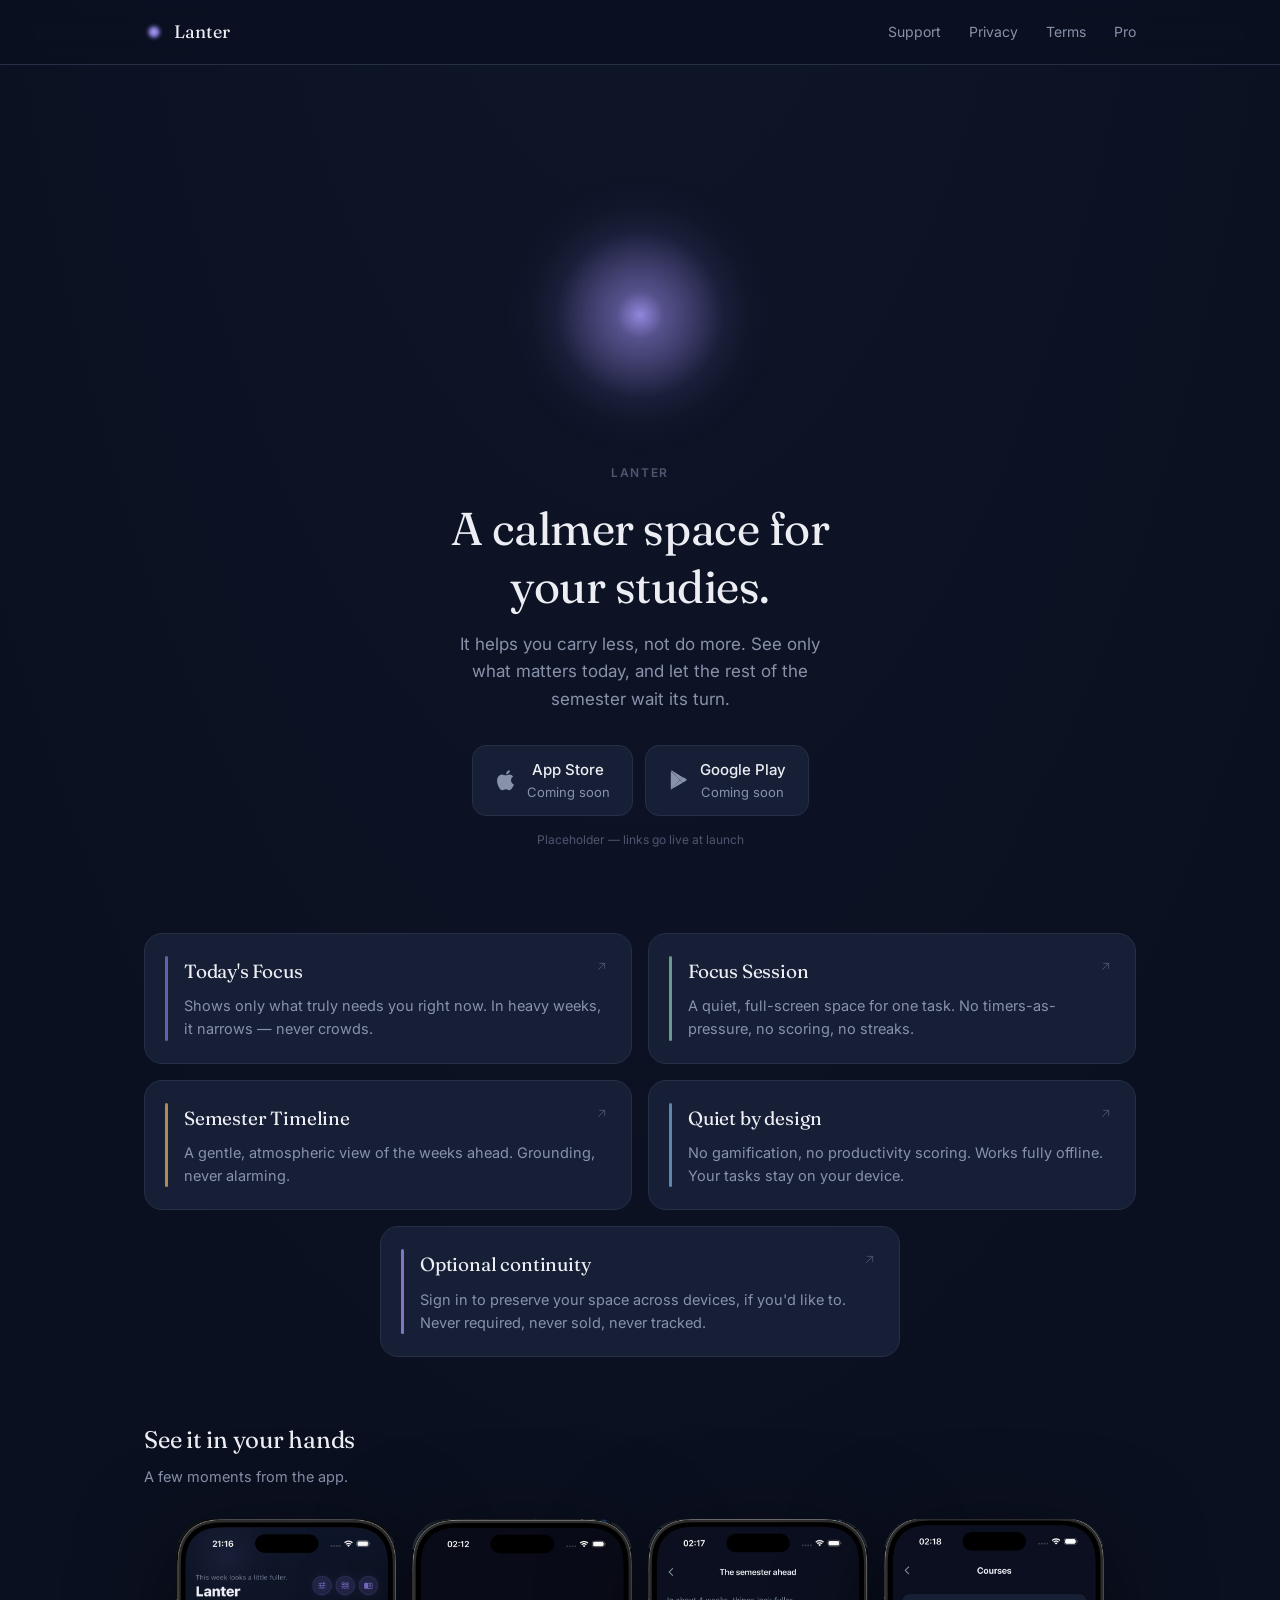
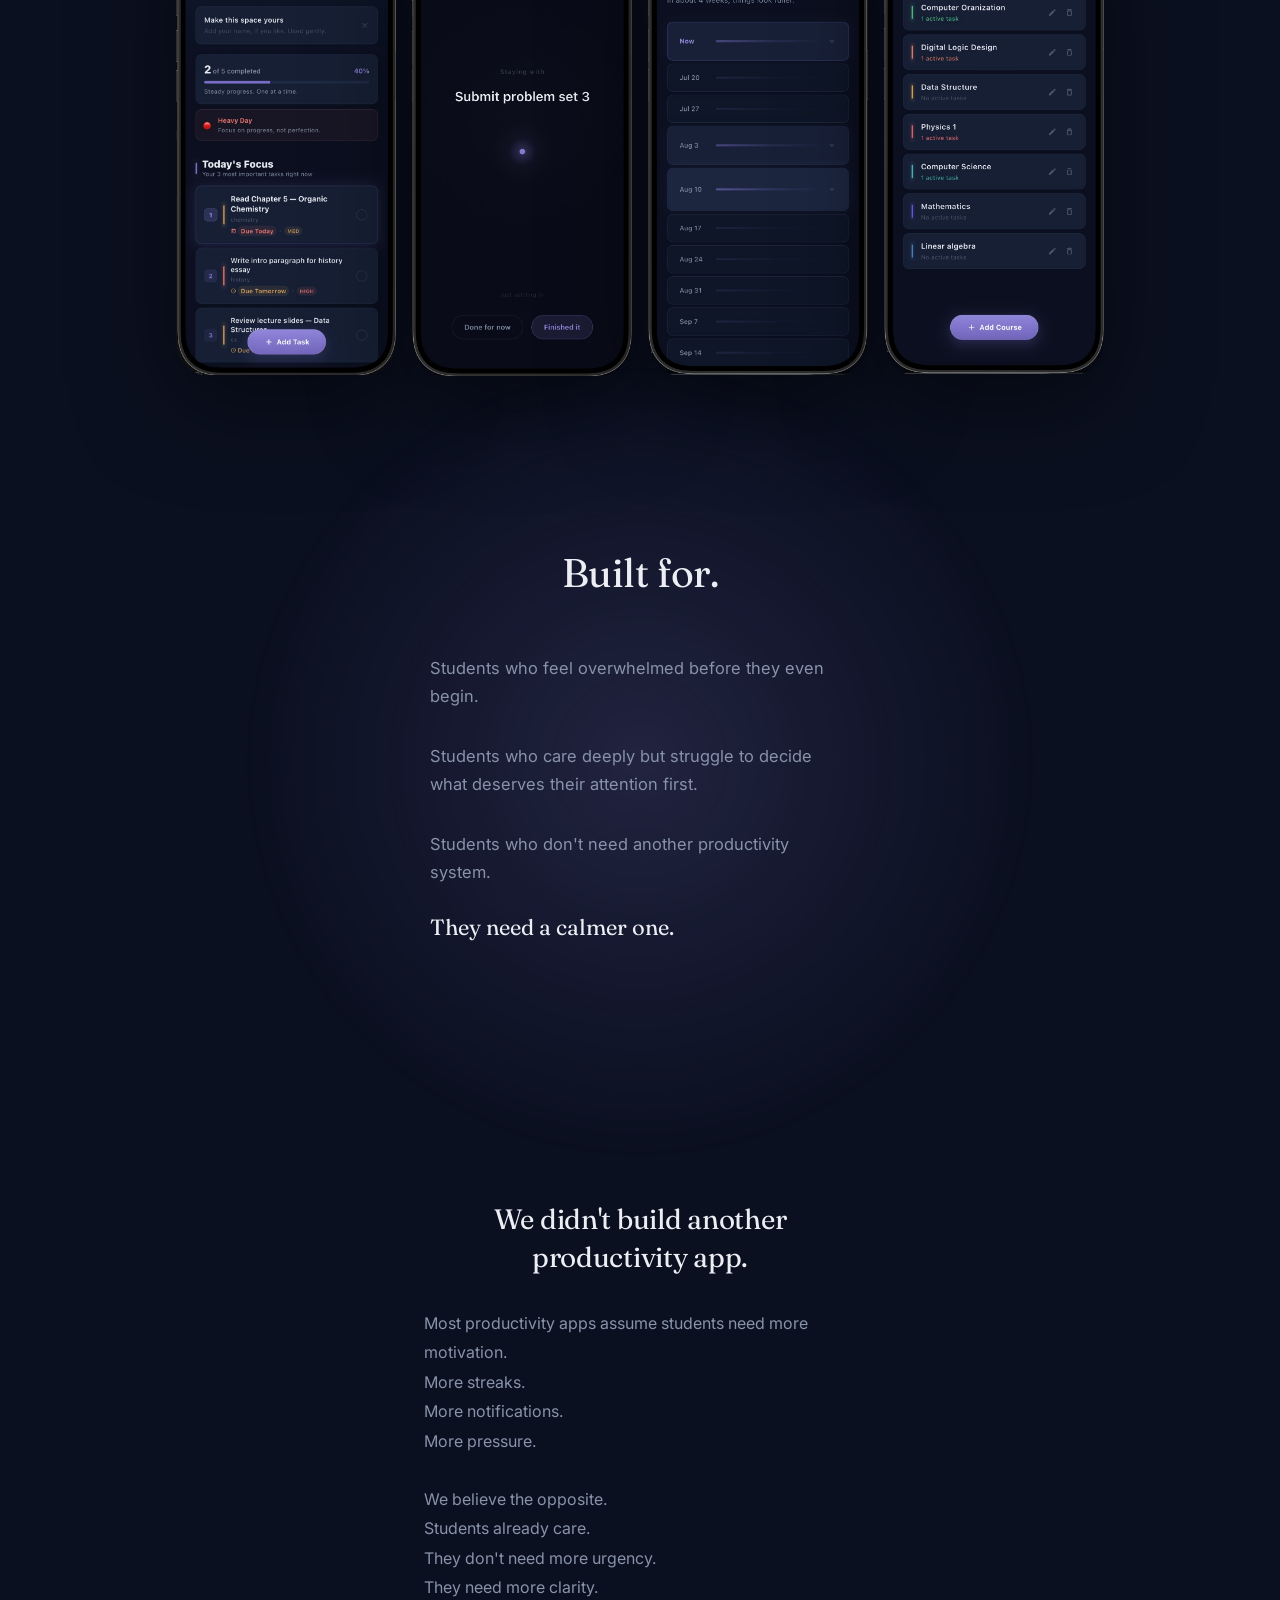
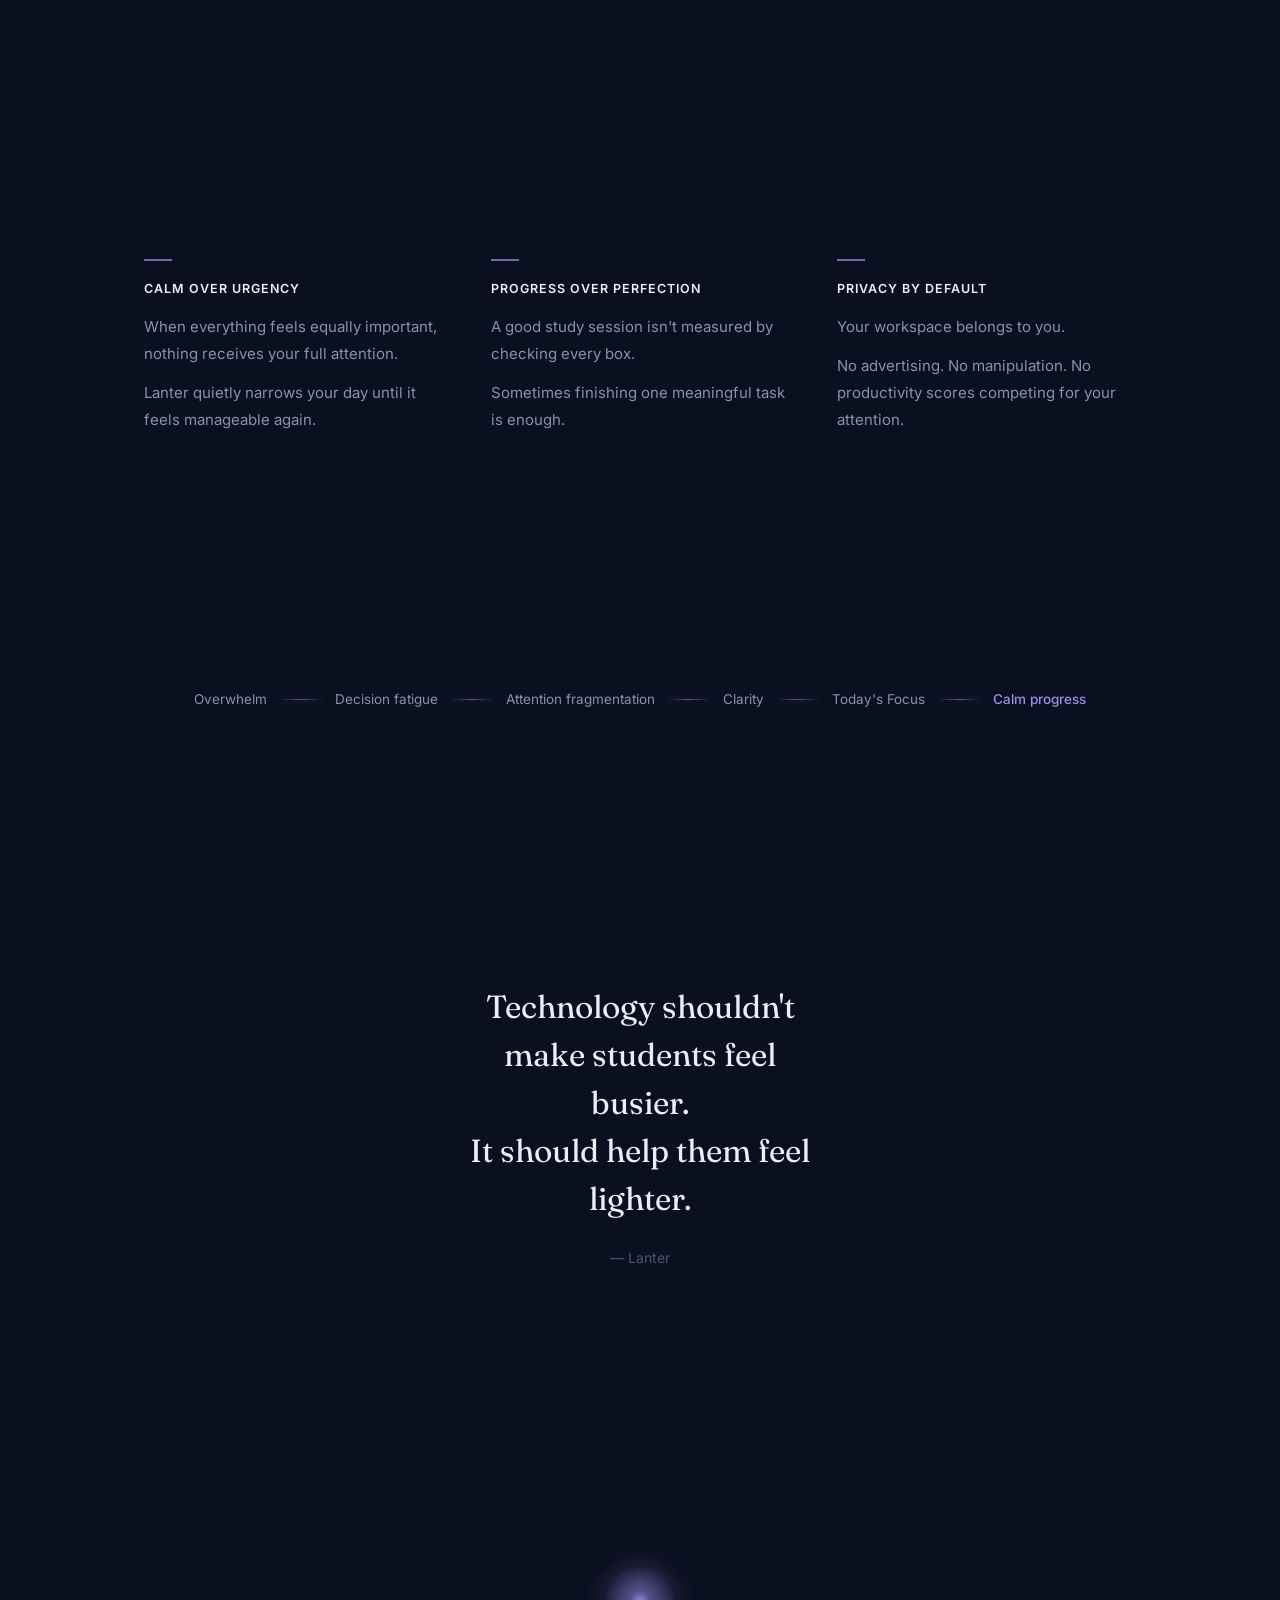
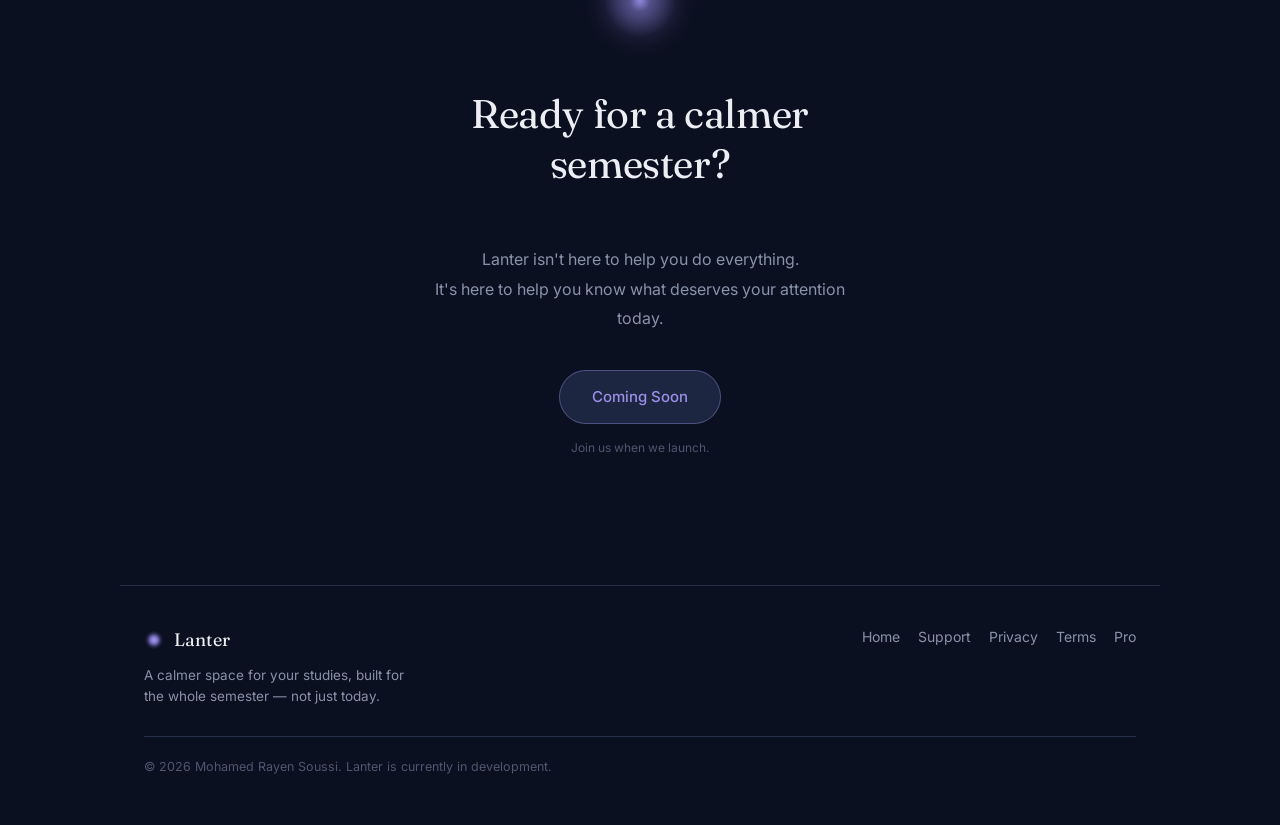
<file: index.html>
<!DOCTYPE html>
<html lang="en">
<head>
<meta charset="UTF-8">
<meta name="viewport" content="width=device-width, initial-scale=1.0">
<meta name="theme-color" content="#0B1020">
<style>html,body{background:#0B1020;}</style>
<title>Lanter — A calmer space for your studies</title>
<meta name="description" content="Lanter is a calm task manager for students. It shows only what truly deserves your attention today, and helps you carry less, not do more.">
<link rel="icon" href="favicon.svg" type="image/svg+xml">
<link rel="icon" href="favicon.ico" sizes="any">
<link rel="apple-touch-icon" href="apple-touch-icon.png">
<link rel="stylesheet" href="styles.css">
</head>
<body>

<header class="site-header">
  <div class="wrap-wide">
    <a href="index.html" class="logo">
      <span class="logo-mark" aria-hidden="true"></span>
      Lanter
    </a>
    <nav class="nav-links" aria-label="Primary">
      <a href="support.html">Support</a>
      <a href="privacy.html">Privacy</a>
      <a href="terms.html">Terms</a>
      <a href="pro.html">Pro</a>
    </nav>
    <button class="menu-toggle" aria-label="Open menu">
      <svg viewBox="0 0 24 24" fill="none" stroke="currentColor" stroke-width="1.6"><line x1="3" y1="6" x2="21" y2="6"/><line x1="3" y1="12" x2="21" y2="12"/><line x1="3" y1="18" x2="21" y2="18"/></svg>
    </button>
  </div>
</header>

<div class="mobile-menu" aria-hidden="true">
  <button class="close-menu" aria-label="Close menu">
    <svg viewBox="0 0 24 24" fill="none" stroke="currentColor" stroke-width="1.6" width="18" height="18"><line x1="4" y1="4" x2="20" y2="20"/><line x1="20" y1="4" x2="4" y2="20"/></svg>
  </button>
  <a href="index.html">Home</a>
  <a href="support.html">Support</a>
  <a href="privacy.html">Privacy</a>
  <a href="terms.html">Terms</a>
  <a href="pro.html">Pro</a>
</div>

<main>

  <section class="hero wrap">
    <div class="orb" aria-hidden="true"></div>
    <p class="eyebrow">Lanter</p>
    <h1>A calmer space for your studies.</h1>
    <p class="lede">It helps you carry less, not do more. See only what matters today, and let the rest of the semester wait its turn.</p>
    <div class="hero-actions">
      <div class="store-badges">
        <a href="#" class="badge-store" aria-label="Download on the App Store — coming soon">
          <svg width="22" height="22" viewBox="0 0 24 24" fill="currentColor" aria-hidden="true"><path d="M16.365 1.43c0 1.14-.42 2.02-1.26 2.86-.9.9-2 1.42-3.03 1.34-.12-1.1.42-2.24 1.26-3.02.86-.82 2.14-1.4 3.03-1.18zM20.6 17.19c-.5 1.15-.74 1.66-1.38 2.68-.9 1.44-2.17 3.23-3.74 3.25-1.4.02-1.76-.92-3.66-.91-1.9.01-2.3.93-3.7.91-1.57-.02-2.77-1.63-3.67-3.07-2.52-4.02-2.78-8.74-1.23-11.25 1.1-1.78 2.83-2.82 4.46-2.82 1.66 0 2.7.92 4.07.92 1.33 0 2.14-.92 4.06-.92 1.45 0 2.99.79 4.08 2.16-3.59 1.97-3.01 7.1.71 8.85z"/></svg>
          <span><strong>App Store</strong>Coming soon</span>
        </a>
        <a href="#" class="badge-store" aria-label="Download on Google Play — coming soon">
          <svg width="22" height="22" viewBox="0 0 24 24" fill="currentColor" aria-hidden="true"><path d="M3.6 2.4c-.35.36-.55.9-.55 1.6v16c0 .7.2 1.24.55 1.6l.1.08L12.9 12v-.2L3.7 2.32l-.1.08z"/><path d="M16 15.1l-3.1-3.1v-.2l3.1-3.1 3.6 2.05c1.03.58 1.03 1.53 0 2.12L16 15.1z"/><path d="M12.9 12.2L16 15.1l-12.3 6.98c-.4.24-.9.24-1.24.03L12.9 12.2z"/><path d="M12.9 11.8L3.46 1.9c.34-.2.84-.22 1.24.02L16 8.9l-3.1 2.9z"/></svg>
          <span><strong>Google Play</strong>Coming soon</span>
        </a>
      </div>
      <p class="hero-note">Placeholder — links go live at launch</p>
    </div>
  </section>

  <section class="features wrap-wide" aria-label="Features">

    <div class="feature-card" tabindex="0" role="button" aria-expanded="false">
      <div class="feature-tick" aria-hidden="true"></div>
      <div class="feature-body">
        <div class="feature-head">
          <h3>Today's Focus</h3>
          <span class="feature-arrow" aria-hidden="true">
            <svg viewBox="0 0 24 24" fill="none" stroke="currentColor" stroke-width="1.4" stroke-linecap="round" stroke-linejoin="round"><path d="M7 17L17 7M17 7H9M17 7V15"/></svg>
          </span>
        </div>
        <p>Shows only what truly needs you right now. In heavy weeks, it narrows — never crowds.</p>
        <div class="feature-expand">
          <div class="feature-expand-inner">
            <div class="feature-divider" aria-hidden="true"></div>
            <p class="feature-philosophy">Shows only what truly needs you right now. When everything feels equally important, your brain spends more energy deciding than actually working. Today's Focus quietly removes that decision.</p>
          </div>
        </div>
      </div>
    </div>

    <div class="feature-card" tabindex="0" role="button" aria-expanded="false">
      <div class="feature-tick" aria-hidden="true"></div>
      <div class="feature-body">
        <div class="feature-head">
          <h3>Focus Session</h3>
          <span class="feature-arrow" aria-hidden="true">
            <svg viewBox="0 0 24 24" fill="none" stroke="currentColor" stroke-width="1.4" stroke-linecap="round" stroke-linejoin="round"><path d="M7 17L17 7M17 7H9M17 7V15"/></svg>
          </span>
        </div>
        <p>A quiet, full-screen space for one task. No timers-as-pressure, no scoring, no streaks.</p>
        <div class="feature-expand">
          <div class="feature-expand-inner">
            <div class="feature-divider" aria-hidden="true"></div>
            <p class="feature-philosophy">One task.<br>No timers.<br>No streaks.<br>No productivity pressure.<br>Just enough space to think.</p>
          </div>
        </div>
      </div>
    </div>

    <div class="feature-card" tabindex="0" role="button" aria-expanded="false">
      <div class="feature-tick" aria-hidden="true"></div>
      <div class="feature-body">
        <div class="feature-head">
          <h3>Semester Timeline</h3>
          <span class="feature-arrow" aria-hidden="true">
            <svg viewBox="0 0 24 24" fill="none" stroke="currentColor" stroke-width="1.4" stroke-linecap="round" stroke-linejoin="round"><path d="M7 17L17 7M17 7H9M17 7V15"/></svg>
          </span>
        </div>
        <p>A gentle, atmospheric view of the weeks ahead. Grounding, never alarming.</p>
        <div class="feature-expand">
          <div class="feature-expand-inner">
            <div class="feature-divider" aria-hidden="true"></div>
            <p class="feature-philosophy">A semester rarely feels overwhelming all at once. It becomes overwhelming when every week feels disconnected. Timeline lets you see the shape of your semester without making it feel urgent.</p>
          </div>
        </div>
      </div>
    </div>

    <div class="feature-card" tabindex="0" role="button" aria-expanded="false">
      <div class="feature-tick" aria-hidden="true"></div>
      <div class="feature-body">
        <div class="feature-head">
          <h3>Quiet by design</h3>
          <span class="feature-arrow" aria-hidden="true">
            <svg viewBox="0 0 24 24" fill="none" stroke="currentColor" stroke-width="1.4" stroke-linecap="round" stroke-linejoin="round"><path d="M7 17L17 7M17 7H9M17 7V15"/></svg>
          </span>
        </div>
        <p>No gamification, no productivity scoring. Works fully offline. Your tasks stay on your device.</p>
        <div class="feature-expand">
          <div class="feature-expand-inner">
            <div class="feature-divider" aria-hidden="true"></div>
            <p class="feature-philosophy">Lanter avoids the mechanics that make productivity feel addictive.<br>No streaks. No points. No artificial urgency.<br>Just calm consistency.</p>
          </div>
        </div>
      </div>
    </div>

    <div class="feature-card" tabindex="0" role="button" aria-expanded="false">
      <div class="feature-tick" aria-hidden="true"></div>
      <div class="feature-body">
        <div class="feature-head">
          <h3>Optional continuity</h3>
          <span class="feature-arrow" aria-hidden="true">
            <svg viewBox="0 0 24 24" fill="none" stroke="currentColor" stroke-width="1.4" stroke-linecap="round" stroke-linejoin="round"><path d="M7 17L17 7M17 7H9M17 7V15"/></svg>
          </span>
        </div>
        <p>Sign in to preserve your space across devices, if you'd like to. Never required, never sold, never tracked.</p>
        <div class="feature-expand">
          <div class="feature-expand-inner">
            <div class="feature-divider" aria-hidden="true"></div>
            <p class="feature-philosophy">Your tasks belong to you. Signing in is optional. Your workspace exists first for your peace of mind — not our metrics.</p>
          </div>
        </div>
      </div>
    </div>

  </section>

  <section class="screens-section wrap-wide">
    <h2>See it in your hands</h2>
    <p class="screens-intro">A few moments from the app.</p>
    <div class="screens-row">
      <div class="phone-frame">
        <img src="assets/screenshot-today-focus.jpeg" alt="Lanter Today's Focus screen, showing the most important tasks for the day">
      </div>
      <div class="phone-frame">
        <img src="assets/screenshot-focus-session.jpeg" alt="Lanter Focus Session screen, a quiet full-screen space for one task">
      </div>
      <div class="phone-frame">
        <img src="assets/screenshot-semester-timeline.jpeg" alt="Lanter Semester Timeline screen, showing the weeks ahead">
      </div>
      <div class="phone-frame">
        <img src="assets/screenshot-courses.jpeg" alt="Lanter Courses screen, listing courses and their active tasks">
      </div>
    </div>
  </section>

  <section class="manifesto" aria-label="Why Lanter exists">

    <div class="manifesto-block manifesto-open">
      <div class="ambient-orb" aria-hidden="true"></div>
      <div class="wrap-narrow manifesto-inner">
        <h2 class="manifesto-heading">Built for.</h2>
        <div class="built-for-list">
          <p class="built-for-line">Students who feel overwhelmed before they even begin.</p>
          <p class="built-for-line">Students who care deeply but struggle to decide what deserves their attention first.</p>
          <p class="built-for-line">Students who don't need another productivity system.</p>
          <p class="built-for-answer">They need a calmer one.</p>
        </div>
      </div>
    </div>

    <div class="manifesto-block">
      <div class="wrap-narrow">
        <h2 class="manifesto-heading-md">We didn't build another productivity app.</h2>
        <p class="manifesto-copy">Most productivity apps assume students need more motivation.<br>More streaks.<br>More notifications.<br>More pressure.</p>
        <p class="manifesto-copy">We believe the opposite.<br>Students already care.<br>They don't need more urgency.<br>They need more clarity.</p>
      </div>
    </div>

    <div class="manifesto-block">
      <div class="wrap-wide">
        <div class="philosophy-grid">
          <div class="philosophy-block">
            <span class="philosophy-mark" aria-hidden="true"></span>
            <h3 class="philosophy-label">Calm over urgency</h3>
            <p>When everything feels equally important, nothing receives your full attention.</p>
            <p>Lanter quietly narrows your day until it feels manageable again.</p>
          </div>
          <div class="philosophy-block">
            <span class="philosophy-mark" aria-hidden="true"></span>
            <h3 class="philosophy-label">Progress over perfection</h3>
            <p>A good study session isn't measured by checking every box.</p>
            <p>Sometimes finishing one meaningful task is enough.</p>
          </div>
          <div class="philosophy-block">
            <span class="philosophy-mark" aria-hidden="true"></span>
            <h3 class="philosophy-label">Privacy by default</h3>
            <p>Your workspace belongs to you.</p>
            <p>No advertising. No manipulation. No productivity scores competing for your attention.</p>
          </div>
        </div>
      </div>
    </div>

    <div class="manifesto-block">
      <div class="wrap-wide">
        <div class="journey" aria-label="From overwhelm to calm progress, visualized as a sequence">
          <span class="journey-node">Overwhelm</span>
          <span class="journey-connector" aria-hidden="true"></span>
          <span class="journey-node">Decision fatigue</span>
          <span class="journey-connector" aria-hidden="true"></span>
          <span class="journey-node">Attention fragmentation</span>
          <span class="journey-connector" aria-hidden="true"></span>
          <span class="journey-node">Clarity</span>
          <span class="journey-connector" aria-hidden="true"></span>
          <span class="journey-node">Today's Focus</span>
          <span class="journey-connector" aria-hidden="true"></span>
          <span class="journey-node journey-node-final">Calm progress</span>
        </div>
      </div>
    </div>

    <div class="manifesto-block">
      <div class="wrap-narrow">
        <blockquote class="manifesto-quote">
          <p>Technology shouldn't make students feel busier.<br>It should help them feel lighter.</p>
          <cite>— Lanter</cite>
        </blockquote>
      </div>
    </div>

    <div class="manifesto-block manifesto-closing">
      <div class="orb orb-small" aria-hidden="true"></div>
      <div class="wrap-narrow">
        <h2 class="manifesto-heading">Ready for a calmer semester?</h2>
        <p class="manifesto-copy manifesto-copy-center">Lanter isn't here to help you do everything.<br>It's here to help you know what deserves your attention today.</p>
        <div class="closing-cta-actions">
          <a href="#" class="btn-soft">Coming Soon</a>
          <p class="hero-note">Join us when we launch.</p>
        </div>
      </div>
    </div>

  </section>

</main>

<footer class="site-footer wrap-wide">
  <div class="footer-top">
    <div>
      <div class="footer-brand">
        <span class="logo-mark" aria-hidden="true"></span>
        <span class="logo">Lanter</span>
      </div>
      <p class="footer-tagline">A calmer space for your studies, built for the whole semester — not just today.</p>
    </div>
    <nav class="footer-links" aria-label="Footer">
      <a href="index.html">Home</a>
      <a href="support.html">Support</a>
      <a href="privacy.html">Privacy</a>
      <a href="terms.html">Terms</a>
      <a href="pro.html">Pro</a>
    </nav>
  </div>
  <div class="footer-meta">
    © 2026 Mohamed Rayen Soussi. Lanter is currently in development.
  </div>
</footer>

<script src="script.js"></script>
</body>
</html>
</file>
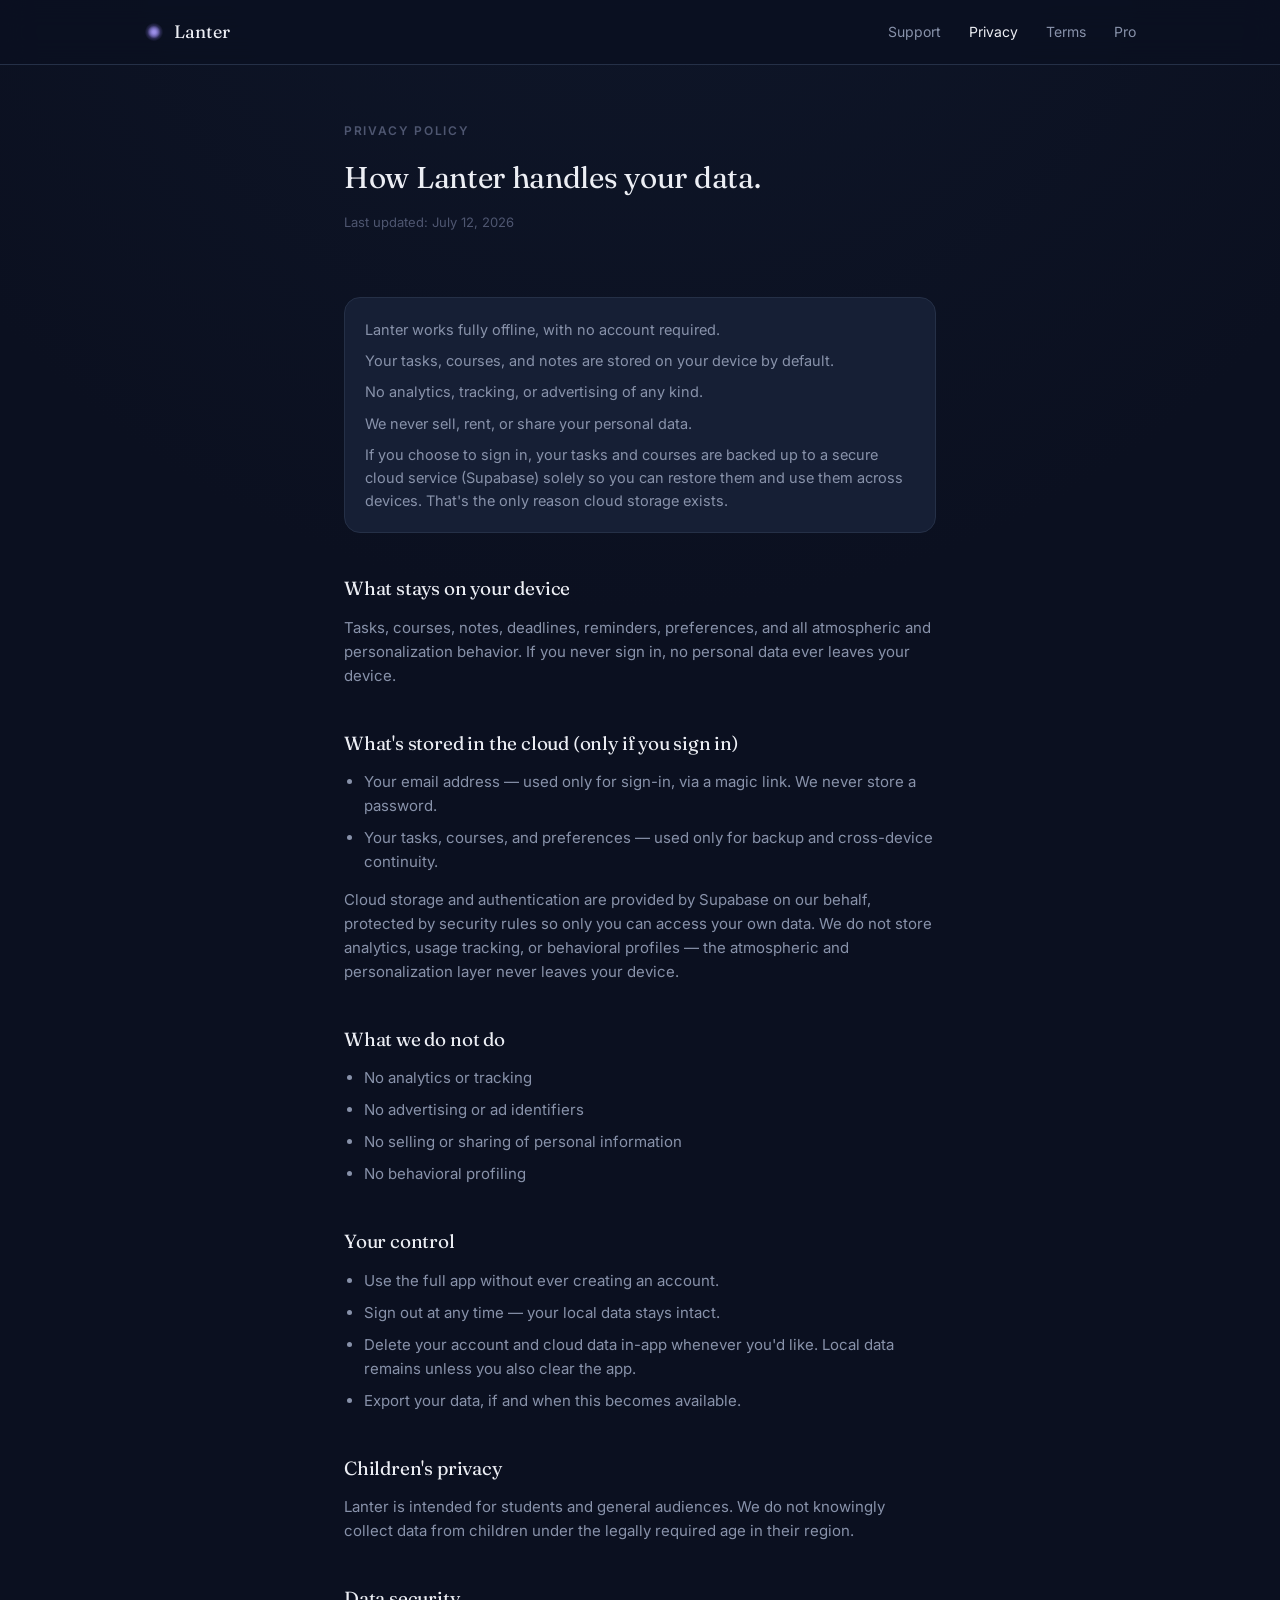
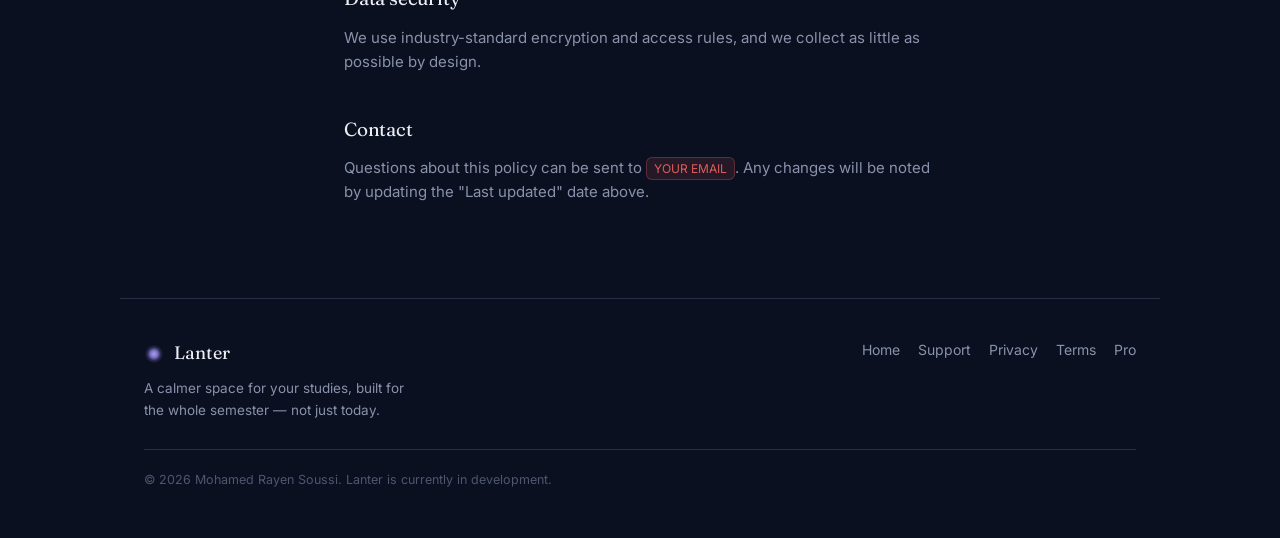
<file: privacy.html>
<!DOCTYPE html>
<html lang="en">
<head>
<meta charset="UTF-8">
<meta name="viewport" content="width=device-width, initial-scale=1.0">
<meta name="theme-color" content="#0B1020">
<style>html,body{background:#0B1020;}</style>
<title>Privacy Policy — Lanter</title>
<meta name="description" content="How Lanter handles your data: what stays on your device, what's stored in the cloud if you sign in, and what we never do.">
<link rel="icon" href="favicon.svg" type="image/svg+xml">
<link rel="icon" href="favicon.ico" sizes="any">
<link rel="apple-touch-icon" href="apple-touch-icon.png">
<link rel="stylesheet" href="styles.css">
</head>
<body>

<header class="site-header">
  <div class="wrap-wide">
    <a href="index.html" class="logo">
      <span class="logo-mark" aria-hidden="true"></span>
      Lanter
    </a>
    <nav class="nav-links" aria-label="Primary">
      <a href="support.html">Support</a>
      <a href="privacy.html" class="active">Privacy</a>
      <a href="terms.html">Terms</a>
      <a href="pro.html">Pro</a>
    </nav>
    <button class="menu-toggle" aria-label="Open menu">
      <svg viewBox="0 0 24 24" fill="none" stroke="currentColor" stroke-width="1.6"><line x1="3" y1="6" x2="21" y2="6"/><line x1="3" y1="12" x2="21" y2="12"/><line x1="3" y1="18" x2="21" y2="18"/></svg>
    </button>
  </div>
</header>

<div class="mobile-menu" aria-hidden="true">
  <button class="close-menu" aria-label="Close menu">
    <svg viewBox="0 0 24 24" fill="none" stroke="currentColor" stroke-width="1.6" width="18" height="18"><line x1="4" y1="4" x2="20" y2="20"/><line x1="20" y1="4" x2="4" y2="20"/></svg>
  </button>
  <a href="index.html">Home</a>
  <a href="support.html">Support</a>
  <a href="privacy.html">Privacy</a>
  <a href="terms.html">Terms</a>
  <a href="pro.html">Pro</a>
</div>

<main>
  <section class="page-hero wrap">
    <p class="eyebrow">Privacy Policy</p>
    <h1>How Lanter handles your data.</h1>
    <p class="updated">Last updated: July 12, 2026</p>
  </section>

  <section class="content wrap">

    <div class="callout">
      <p>Lanter works fully offline, with no account required.</p>
      <p>Your tasks, courses, and notes are stored on your device by default.</p>
      <p>No analytics, tracking, or advertising of any kind.</p>
      <p>We never sell, rent, or share your personal data.</p>
      <p>If you choose to sign in, your tasks and courses are backed up to a secure cloud service (Supabase) solely so you can restore them and use them across devices. That's the only reason cloud storage exists.</p>
    </div>

    <h2>What stays on your device</h2>
    <p>Tasks, courses, notes, deadlines, reminders, preferences, and all atmospheric and personalization behavior. If you never sign in, no personal data ever leaves your device.</p>

    <h2>What's stored in the cloud (only if you sign in)</h2>
    <ul>
      <li>Your email address — used only for sign-in, via a magic link. We never store a password.</li>
      <li>Your tasks, courses, and preferences — used only for backup and cross-device continuity.</li>
    </ul>
    <p>Cloud storage and authentication are provided by Supabase on our behalf, protected by security rules so only you can access your own data. We do not store analytics, usage tracking, or behavioral profiles — the atmospheric and personalization layer never leaves your device.</p>

    <h2>What we do not do</h2>
    <ul>
      <li>No analytics or tracking</li>
      <li>No advertising or ad identifiers</li>
      <li>No selling or sharing of personal information</li>
      <li>No behavioral profiling</li>
    </ul>

    <h2>Your control</h2>
    <ul>
      <li>Use the full app without ever creating an account.</li>
      <li>Sign out at any time — your local data stays intact.</li>
      <li>Delete your account and cloud data in-app whenever you'd like. Local data remains unless you also clear the app.</li>
      <li>Export your data, if and when this becomes available.</li>
    </ul>

    <h2>Children's privacy</h2>
    <p>Lanter is intended for students and general audiences. We do not knowingly collect data from children under the legally required age in their region.</p>

    <h2>Data security</h2>
    <p>We use industry-standard encryption and access rules, and we collect as little as possible by design.</p>

    <h2>Contact</h2>
    <p>Questions about this policy can be sent to <span class="placeholder-tag">YOUR EMAIL</span>. Any changes will be noted by updating the "Last updated" date above.</p>

  </section>
</main>

<footer class="site-footer wrap-wide">
  <div class="footer-top">
    <div>
      <div class="footer-brand">
        <span class="logo-mark" aria-hidden="true"></span>
        <span class="logo">Lanter</span>
      </div>
      <p class="footer-tagline">A calmer space for your studies, built for the whole semester — not just today.</p>
    </div>
    <nav class="footer-links" aria-label="Footer">
      <a href="index.html">Home</a>
      <a href="support.html">Support</a>
      <a href="privacy.html">Privacy</a>
      <a href="terms.html">Terms</a>
      <a href="pro.html">Pro</a>
    </nav>
  </div>
  <div class="footer-meta">
    © 2026 Mohamed Rayen Soussi. Lanter is currently in development.
  </div>
</footer>

<script src="script.js"></script>
</body>
</html>
</file>
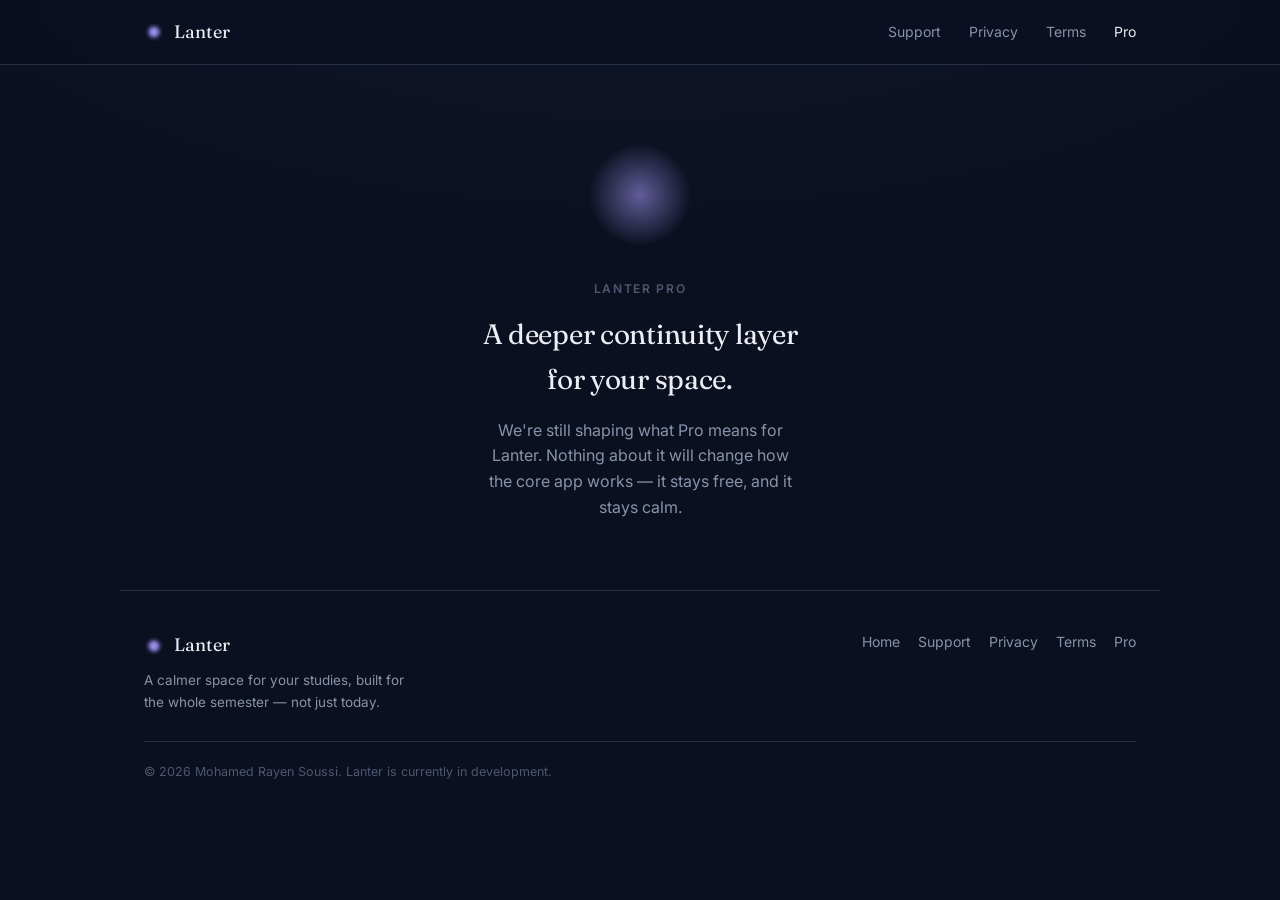
<file: pro.html>
<!DOCTYPE html>
<html lang="en">
<head>
<meta charset="UTF-8">
<meta name="viewport" content="width=device-width, initial-scale=1.0">
<meta name="theme-color" content="#0B1020">
<style>html,body{background:#0B1020;}</style>
<title>Lanter Pro</title>
<meta name="description" content="A deeper continuity layer for your space. Coming later.">
<link rel="icon" href="favicon.svg" type="image/svg+xml">
<link rel="icon" href="favicon.ico" sizes="any">
<link rel="apple-touch-icon" href="apple-touch-icon.png">
<link rel="stylesheet" href="styles.css">
</head>
<body>

<header class="site-header">
  <div class="wrap-wide">
    <a href="index.html" class="logo">
      <span class="logo-mark" aria-hidden="true"></span>
      Lanter
    </a>
    <nav class="nav-links" aria-label="Primary">
      <a href="support.html">Support</a>
      <a href="privacy.html">Privacy</a>
      <a href="terms.html">Terms</a>
      <a href="pro.html" class="active">Pro</a>
    </nav>
    <button class="menu-toggle" aria-label="Open menu">
      <svg viewBox="0 0 24 24" fill="none" stroke="currentColor" stroke-width="1.6"><line x1="3" y1="6" x2="21" y2="6"/><line x1="3" y1="12" x2="21" y2="12"/><line x1="3" y1="18" x2="21" y2="18"/></svg>
    </button>
  </div>
</header>

<div class="mobile-menu" aria-hidden="true">
  <button class="close-menu" aria-label="Close menu">
    <svg viewBox="0 0 24 24" fill="none" stroke="currentColor" stroke-width="1.6" width="18" height="18"><line x1="4" y1="4" x2="20" y2="20"/><line x1="20" y1="4" x2="4" y2="20"/></svg>
  </button>
  <a href="index.html">Home</a>
  <a href="support.html">Support</a>
  <a href="privacy.html">Privacy</a>
  <a href="terms.html">Terms</a>
  <a href="pro.html">Pro</a>
</div>

<main>
  <section class="pro-hero wrap">
    <div class="pro-orb" aria-hidden="true"></div>
    <p class="eyebrow">Lanter Pro</p>
    <h1 style="font-size: 28px; max-width: 340px; margin: 14px auto 16px;">A deeper continuity layer for your space.</h1>
    <p style="max-width: 320px; margin: 0 auto;">We're still shaping what Pro means for Lanter. Nothing about it will change how the core app works — it stays free, and it stays calm.</p>
  </section>
</main>

<footer class="site-footer wrap-wide">
  <div class="footer-top">
    <div>
      <div class="footer-brand">
        <span class="logo-mark" aria-hidden="true"></span>
        <span class="logo">Lanter</span>
      </div>
      <p class="footer-tagline">A calmer space for your studies, built for the whole semester — not just today.</p>
    </div>
    <nav class="footer-links" aria-label="Footer">
      <a href="index.html">Home</a>
      <a href="support.html">Support</a>
      <a href="privacy.html">Privacy</a>
      <a href="terms.html">Terms</a>
      <a href="pro.html">Pro</a>
    </nav>
  </div>
  <div class="footer-meta">
    © 2026 Mohamed Rayen Soussi. Lanter is currently in development.
  </div>
</footer>

<script src="script.js"></script>
</body>
</html>
</file>
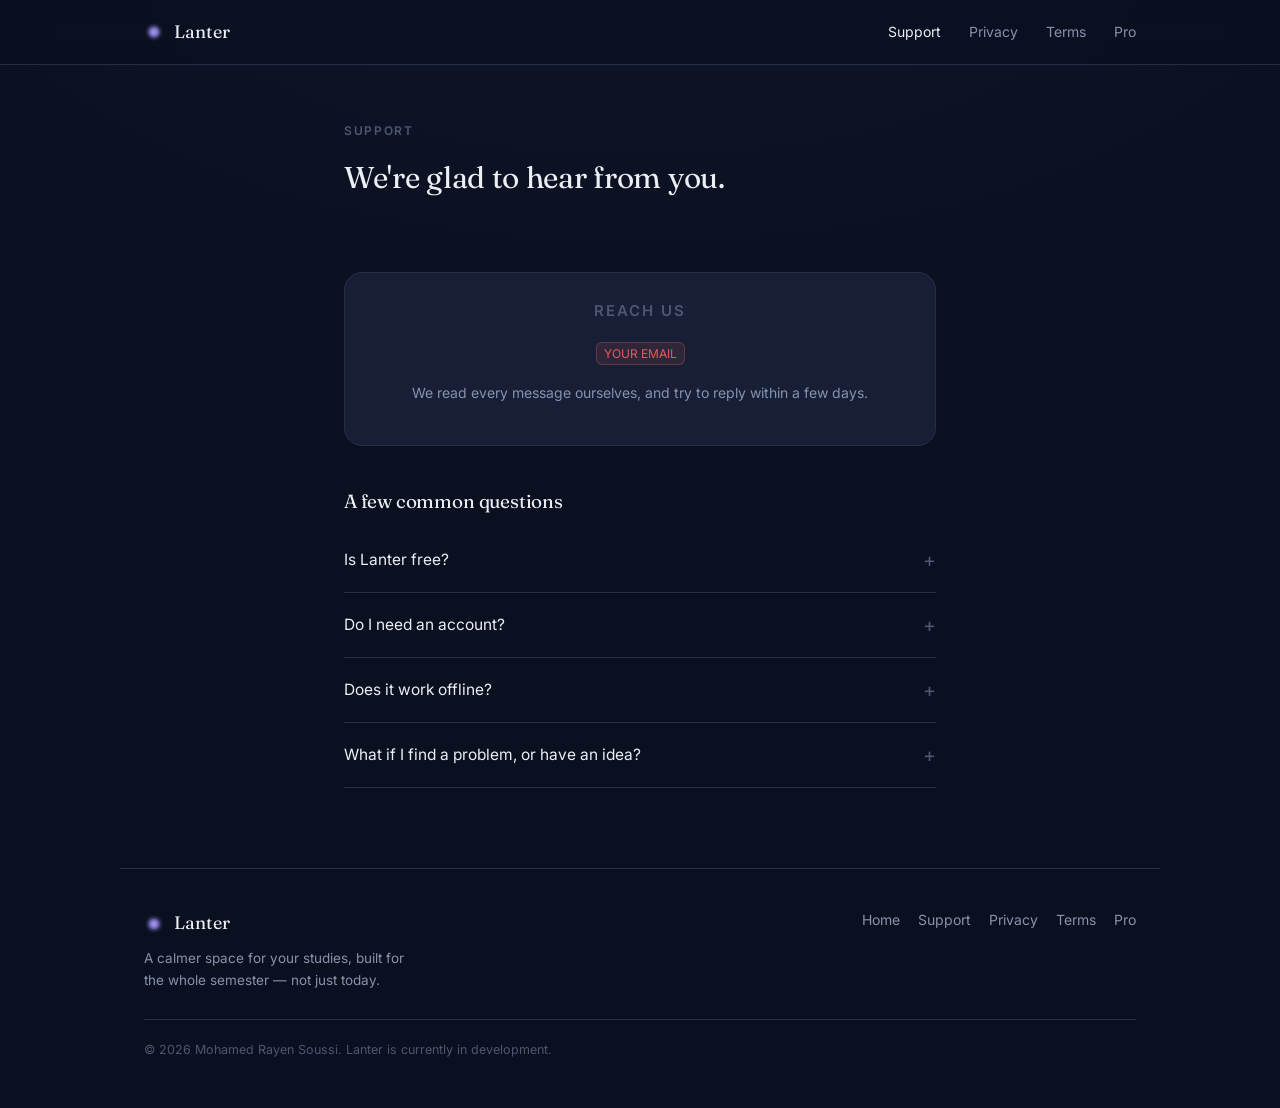
<file: support.html>
<!DOCTYPE html>
<html lang="en">
<head>
<meta charset="UTF-8">
<meta name="viewport" content="width=device-width, initial-scale=1.0">
<meta name="theme-color" content="#0B1020">
<style>html,body{background:#0B1020;}</style>
<title>Support — Lanter</title>
<meta name="description" content="Reach the Lanter team, and answers to a few common questions.">
<link rel="icon" href="favicon.svg" type="image/svg+xml">
<link rel="icon" href="favicon.ico" sizes="any">
<link rel="apple-touch-icon" href="apple-touch-icon.png">
<link rel="stylesheet" href="styles.css">
</head>
<body>

<header class="site-header">
  <div class="wrap-wide">
    <a href="index.html" class="logo">
      <span class="logo-mark" aria-hidden="true"></span>
      Lanter
    </a>
    <nav class="nav-links" aria-label="Primary">
      <a href="support.html" class="active">Support</a>
      <a href="privacy.html">Privacy</a>
      <a href="terms.html">Terms</a>
      <a href="pro.html">Pro</a>
    </nav>
    <button class="menu-toggle" aria-label="Open menu">
      <svg viewBox="0 0 24 24" fill="none" stroke="currentColor" stroke-width="1.6"><line x1="3" y1="6" x2="21" y2="6"/><line x1="3" y1="12" x2="21" y2="12"/><line x1="3" y1="18" x2="21" y2="18"/></svg>
    </button>
  </div>
</header>

<div class="mobile-menu" aria-hidden="true">
  <button class="close-menu" aria-label="Close menu">
    <svg viewBox="0 0 24 24" fill="none" stroke="currentColor" stroke-width="1.6" width="18" height="18"><line x1="4" y1="4" x2="20" y2="20"/><line x1="20" y1="4" x2="4" y2="20"/></svg>
  </button>
  <a href="index.html">Home</a>
  <a href="support.html">Support</a>
  <a href="privacy.html">Privacy</a>
  <a href="terms.html">Terms</a>
  <a href="pro.html">Pro</a>
</div>

<main>
  <section class="page-hero wrap">
    <p class="eyebrow">Support</p>
    <h1>We're glad to hear from you.</h1>
  </section>

  <section class="content wrap">

    <div class="contact-card">
      <p class="eyebrow">Reach us</p>
      <p class="email"><span class="placeholder-tag">YOUR EMAIL</span></p>
      <p style="margin-top: 14px; font-size: 14px;">We read every message ourselves, and try to reply within a few days.</p>
    </div>

    <h2>A few common questions</h2>

    <details class="faq-item">
      <summary>Is Lanter free?</summary>
      <p>Yes. The core app is free to use, in full, for as long as you'd like.</p>
    </details>

    <details class="faq-item">
      <summary>Do I need an account?</summary>
      <p>No. Lanter works completely on its own. An account is only there if you'd like your space to follow you across devices.</p>
    </details>

    <details class="faq-item">
      <summary>Does it work offline?</summary>
      <p>Yes, fully. Your tasks, courses, and notes live on your device, whether or not you're connected.</p>
    </details>

    <details class="faq-item">
      <summary>What if I find a problem, or have an idea?</summary>
      <p>Send it our way at the email above. Small notes are just as welcome as bigger ones.</p>
    </details>

  </section>
</main>

<footer class="site-footer wrap-wide">
  <div class="footer-top">
    <div>
      <div class="footer-brand">
        <span class="logo-mark" aria-hidden="true"></span>
        <span class="logo">Lanter</span>
      </div>
      <p class="footer-tagline">A calmer space for your studies, built for the whole semester — not just today.</p>
    </div>
    <nav class="footer-links" aria-label="Footer">
      <a href="index.html">Home</a>
      <a href="support.html">Support</a>
      <a href="privacy.html">Privacy</a>
      <a href="terms.html">Terms</a>
      <a href="pro.html">Pro</a>
    </nav>
  </div>
  <div class="footer-meta">
    © 2026 Mohamed Rayen Soussi. Lanter is currently in development.
  </div>
</footer>

<script src="script.js"></script>
</body>
</html>
</file>
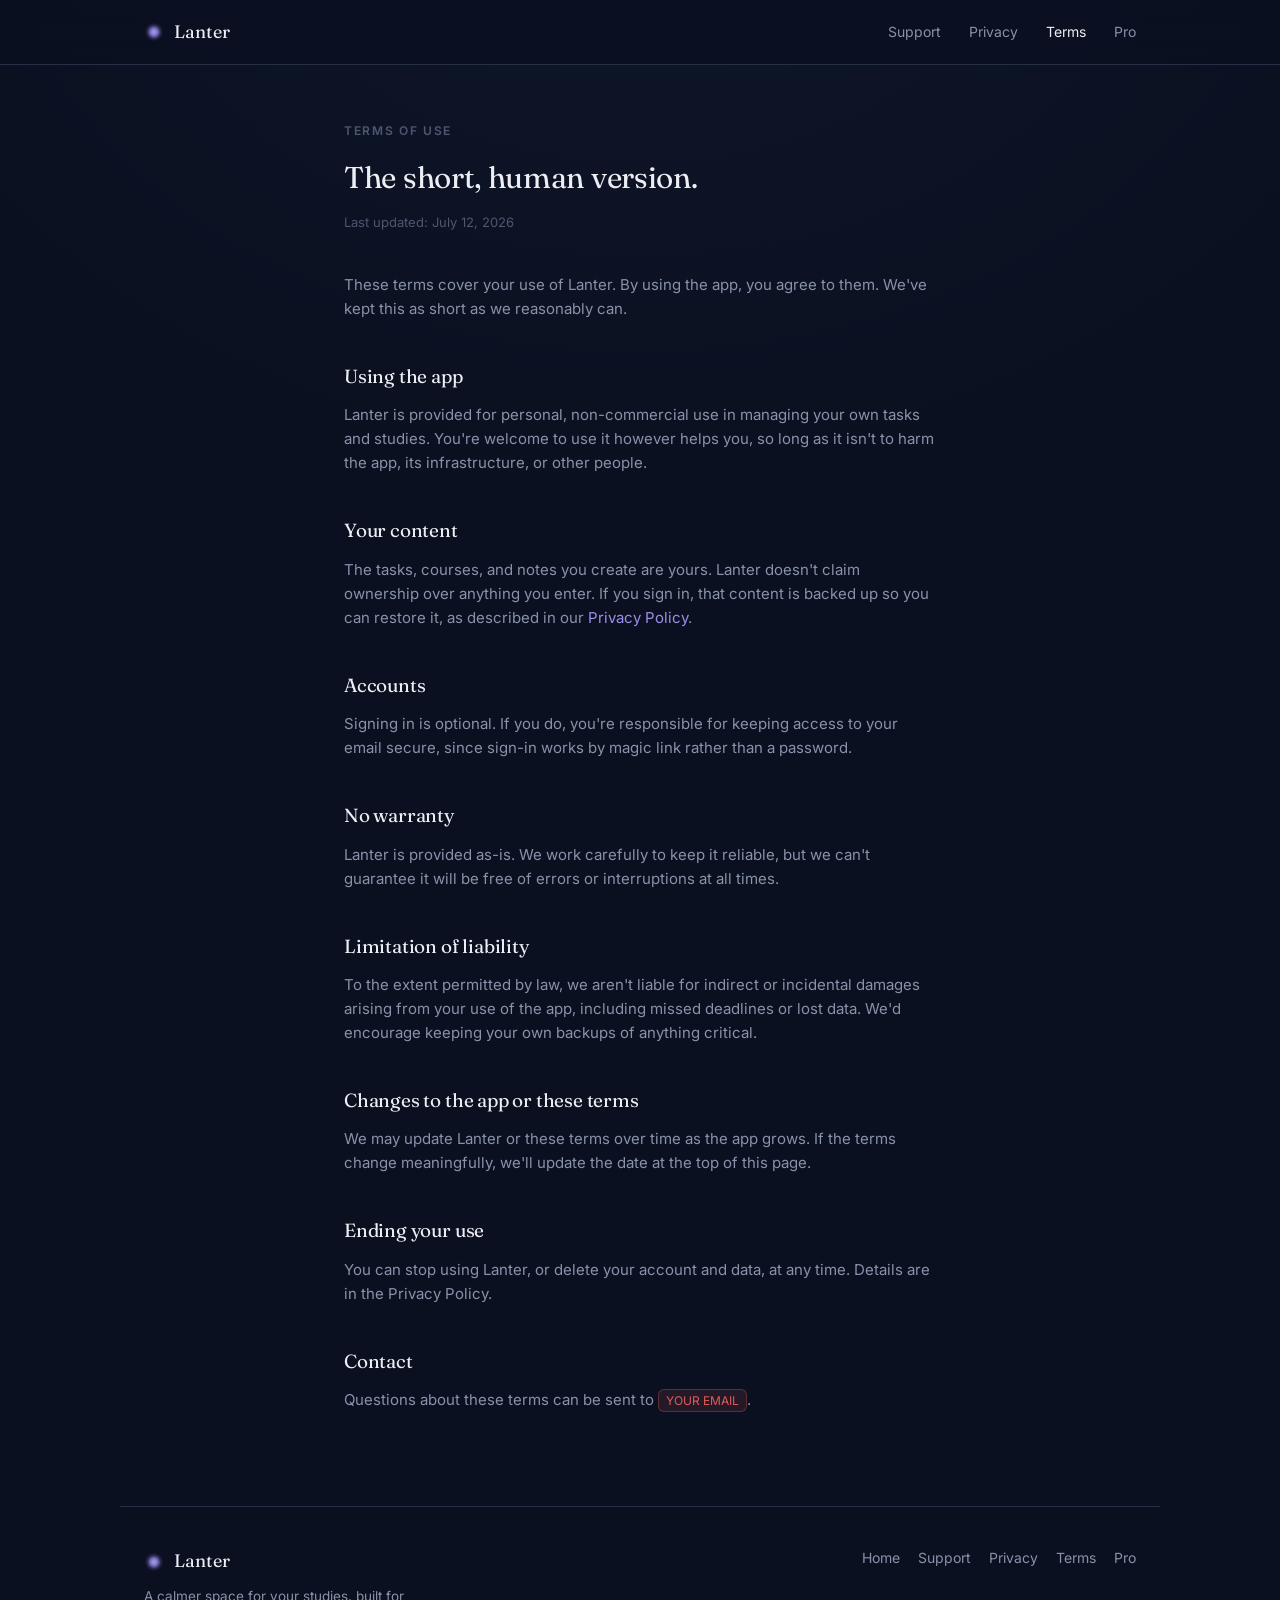
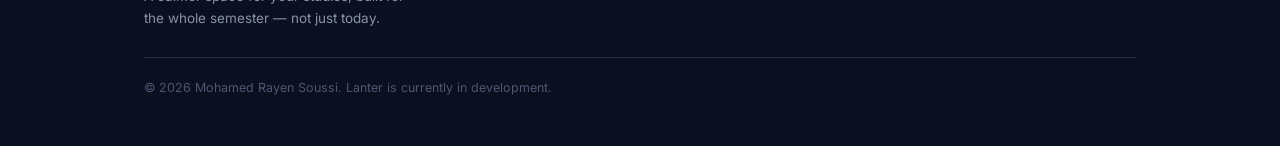
<file: terms.html>
<!DOCTYPE html>
<html lang="en">
<head>
<meta charset="UTF-8">
<meta name="viewport" content="width=device-width, initial-scale=1.0">
<meta name="theme-color" content="#0B1020">
<style>html,body{background:#0B1020;}</style>
<title>Terms of Use — Lanter</title>
<meta name="description" content="The terms for using the Lanter app.">
<link rel="icon" href="favicon.svg" type="image/svg+xml">
<link rel="icon" href="favicon.ico" sizes="any">
<link rel="apple-touch-icon" href="apple-touch-icon.png">
<link rel="stylesheet" href="styles.css">
</head>
<body>

<header class="site-header">
  <div class="wrap-wide">
    <a href="index.html" class="logo">
      <span class="logo-mark" aria-hidden="true"></span>
      Lanter
    </a>
    <nav class="nav-links" aria-label="Primary">
      <a href="support.html">Support</a>
      <a href="privacy.html">Privacy</a>
      <a href="terms.html" class="active">Terms</a>
      <a href="pro.html">Pro</a>
    </nav>
    <button class="menu-toggle" aria-label="Open menu">
      <svg viewBox="0 0 24 24" fill="none" stroke="currentColor" stroke-width="1.6"><line x1="3" y1="6" x2="21" y2="6"/><line x1="3" y1="12" x2="21" y2="12"/><line x1="3" y1="18" x2="21" y2="18"/></svg>
    </button>
  </div>
</header>

<div class="mobile-menu" aria-hidden="true">
  <button class="close-menu" aria-label="Close menu">
    <svg viewBox="0 0 24 24" fill="none" stroke="currentColor" stroke-width="1.6" width="18" height="18"><line x1="4" y1="4" x2="20" y2="20"/><line x1="20" y1="4" x2="4" y2="20"/></svg>
  </button>
  <a href="index.html">Home</a>
  <a href="support.html">Support</a>
  <a href="privacy.html">Privacy</a>
  <a href="terms.html">Terms</a>
  <a href="pro.html">Pro</a>
</div>

<main>
  <section class="page-hero wrap">
    <p class="eyebrow">Terms of Use</p>
    <h1>The short, human version.</h1>
    <p class="updated">Last updated: July 12, 2026</p>
  </section>

  <section class="content wrap">

    <p>These terms cover your use of Lanter. By using the app, you agree to them. We've kept this as short as we reasonably can.</p>

    <h2>Using the app</h2>
    <p>Lanter is provided for personal, non-commercial use in managing your own tasks and studies. You're welcome to use it however helps you, so long as it isn't to harm the app, its infrastructure, or other people.</p>

    <h2>Your content</h2>
    <p>The tasks, courses, and notes you create are yours. Lanter doesn't claim ownership over anything you enter. If you sign in, that content is backed up so you can restore it, as described in our <a href="privacy.html" style="color: var(--accent-bright);">Privacy Policy</a>.</p>

    <h2>Accounts</h2>
    <p>Signing in is optional. If you do, you're responsible for keeping access to your email secure, since sign-in works by magic link rather than a password.</p>

    <h2>No warranty</h2>
    <p>Lanter is provided as-is. We work carefully to keep it reliable, but we can't guarantee it will be free of errors or interruptions at all times.</p>

    <h2>Limitation of liability</h2>
    <p>To the extent permitted by law, we aren't liable for indirect or incidental damages arising from your use of the app, including missed deadlines or lost data. We'd encourage keeping your own backups of anything critical.</p>

    <h2>Changes to the app or these terms</h2>
    <p>We may update Lanter or these terms over time as the app grows. If the terms change meaningfully, we'll update the date at the top of this page.</p>

    <h2>Ending your use</h2>
    <p>You can stop using Lanter, or delete your account and data, at any time. Details are in the Privacy Policy.</p>

    <h2>Contact</h2>
    <p>Questions about these terms can be sent to <span class="placeholder-tag">YOUR EMAIL</span>.</p>

  </section>
</main>

<footer class="site-footer wrap-wide">
  <div class="footer-top">
    <div>
      <div class="footer-brand">
        <span class="logo-mark" aria-hidden="true"></span>
        <span class="logo">Lanter</span>
      </div>
      <p class="footer-tagline">A calmer space for your studies, built for the whole semester — not just today.</p>
    </div>
    <nav class="footer-links" aria-label="Footer">
      <a href="index.html">Home</a>
      <a href="support.html">Support</a>
      <a href="privacy.html">Privacy</a>
      <a href="terms.html">Terms</a>
      <a href="pro.html">Pro</a>
    </nav>
  </div>
  <div class="footer-meta">
    © 2026 Mohamed Rayen Soussi. Lanter is currently in development.
  </div>
</footer>

<script src="script.js"></script>
</body>
</html>
</file>
<file: styles.css>
/* =========================================================
   Deep Dive — shared stylesheet
   A calm, editorial system for a calm, editorial app.
   ========================================================= */

@import url('https://fonts.googleapis.com/css2?family=Fraunces:opsz,wght@9..144,300;9..144,400;9..144,500&family=Inter:wght@400;500;600&display=swap');

:root{
  --bg: #0B1020;
  --bg-mid: #0F172A;
  --card: #161F35;
  --elevated: #1C2640;
  --accent: #7C6FCD;
  --accent-bright: #9B8FE8;
  --text: #ECEEF4;
  --text-secondary: #8892AA;
  --text-muted: #4E5670;
  --border: #253047;
  --warm-red: #E05C5C;

  --serif: 'Fraunces', Georgia, serif;
  --sans: 'Inter', -apple-system, BlinkMacSystemFont, 'Segoe UI', sans-serif;

  --max: 640px;
  --max-wide: 1040px;
}

*{ box-sizing: border-box; }
html{
  scroll-behavior: smooth;
  background: var(--bg);
}

body{
  margin: 0;
  background: radial-gradient(120% 70% at 50% -10%, var(--bg-mid) 0%, var(--bg) 55%);
  background-color: var(--bg);
  color: var(--text);
  font-family: var(--sans);
  font-size: 16px;
  line-height: 1.6;
  -webkit-font-smoothing: antialiased;
  min-height: 100vh;
}

img{ max-width: 100%; display: block; }

a{ color: inherit; text-decoration: none; }

::selection{ background: var(--accent); color: var(--bg); }

:focus-visible{
  outline: 2px solid var(--accent-bright);
  outline-offset: 3px;
  border-radius: 4px;
}

@media (prefers-reduced-motion: reduce){
  *, *::before, *::after{
    animation-duration: 0.01ms !important;
    animation-iteration-count: 1 !important;
    transition-duration: 0.01ms !important;
    scroll-behavior: auto !important;
  }
}

.wrap{
  max-width: var(--max);
  margin: 0 auto;
  padding: 0 24px;
}
.wrap-wide{
  max-width: var(--max-wide);
  margin: 0 auto;
  padding: 0 24px;
}
.wrap-narrow{
  max-width: 480px;
  margin: 0 auto;
  padding: 0 24px;
}

.eyebrow{
  font-family: var(--sans);
  font-size: 12px;
  letter-spacing: 0.14em;
  text-transform: uppercase;
  color: var(--text-muted);
  font-weight: 600;
}

h1, h2, h3{
  font-family: var(--serif);
  font-weight: 400;
  color: var(--text);
  letter-spacing: -0.01em;
  margin: 0;
}

p{ margin: 0; color: var(--text-secondary); }

/* =========================================================
   Header / Nav
   ========================================================= */

.site-header{
  position: sticky;
  top: 0;
  z-index: 40;
  background: rgba(11, 16, 32, 0.72);
  backdrop-filter: blur(14px);
  -webkit-backdrop-filter: blur(14px);
  border-bottom: 1px solid var(--border);
}

.site-header .wrap-wide{
  display: flex;
  align-items: center;
  justify-content: space-between;
  height: 64px;
}

.logo{
  display: flex;
  align-items: center;
  gap: 10px;
  font-family: var(--serif);
  font-size: 18px;
  color: var(--text);
}

.logo-mark{
  width: 20px;
  height: 20px;
  border-radius: 50%;
  position: relative;
  background:
    radial-gradient(circle at 50% 50%, var(--accent-bright) 0%, var(--accent-bright) 8%, transparent 45%),
    radial-gradient(circle at 50% 50%, var(--accent) 0%, transparent 65%);
  flex: none;
}

.nav-links{
  display: none;
  align-items: center;
  gap: 28px;
  font-size: 14px;
  color: var(--text-secondary);
}

.nav-links a{
  transition: color 0.2s ease;
}
.nav-links a:hover, .nav-links a.active{
  color: var(--text);
}

.menu-toggle{
  display: inline-flex;
  align-items: center;
  justify-content: center;
  width: 40px;
  height: 40px;
  border: 1px solid var(--border);
  border-radius: 10px;
  background: var(--card);
  color: var(--text);
  cursor: pointer;
}
.menu-toggle svg{ width: 18px; height: 18px; }

@media (min-width: 720px){
  .nav-links{ display: flex; }
  .menu-toggle{ display: none; }
}

/* Mobile menu overlay */
.mobile-menu{
  position: fixed;
  inset: 0;
  background: rgba(11, 16, 32, 0.97);
  backdrop-filter: blur(20px);
  z-index: 50;
  display: none;
  flex-direction: column;
  align-items: center;
  justify-content: center;
  gap: 28px;
}
.mobile-menu.open{ display: flex; }
.mobile-menu a{
  font-family: var(--serif);
  font-size: 26px;
  color: var(--text);
}
.mobile-menu .close-menu{
  position: absolute;
  top: 20px;
  right: 20px;
  width: 40px;
  height: 40px;
  border: 1px solid var(--border);
  border-radius: 10px;
  background: var(--card);
  color: var(--text);
  display: inline-flex;
  align-items: center;
  justify-content: center;
  cursor: pointer;
}

/* =========================================================
   Buttons
   ========================================================= */

.btn{
  display: inline-flex;
  align-items: center;
  justify-content: center;
  gap: 8px;
  padding: 14px 26px;
  border-radius: 999px;
  font-family: var(--sans);
  font-size: 15px;
  font-weight: 500;
  border: none;
  cursor: pointer;
  min-height: 48px;
  transition: transform 0.25s ease, box-shadow 0.25s ease, opacity 0.25s ease;
}

.btn-primary{
  background: linear-gradient(180deg, var(--accent-bright), var(--accent));
  color: #12142B;
  box-shadow: 0 8px 30px -8px rgba(124, 111, 205, 0.55);
}
.btn-primary:hover{ transform: translateY(-1px); }

.btn-quiet{
  background: transparent;
  color: var(--text-secondary);
  border: 1px solid var(--border);
}
.btn-quiet:hover{ color: var(--text); border-color: var(--text-muted); }

.store-badges{
  display: flex;
  flex-direction: column;
  align-items: center;
  gap: 12px;
}

@media (min-width: 420px){
  .store-badges{ flex-direction: row; }
}

.badge-store{
  display: inline-flex;
  align-items: center;
  gap: 10px;
  padding: 12px 22px;
  border-radius: 14px;
  background: var(--card);
  border: 1px solid var(--border);
  color: var(--text-secondary);
  font-size: 13px;
}
.badge-store strong{ display: block; color: var(--text); font-size: 15px; font-weight: 500; }

/* =========================================================
   Hero + Orb (signature element)
   ========================================================= */

.hero{
  padding-top: 72px;
  padding-bottom: 40px;
  text-align: center;
  position: relative;
}

.orb{
  width: 220px;
  height: 220px;
  margin: 0 auto 8px;
  position: relative;
  border-radius: 50%;
  background:
    radial-gradient(circle at 50% 50%, rgba(155,143,232,0.9) 0%, rgba(155,143,232,0.35) 12%, transparent 42%),
    radial-gradient(circle at 50% 50%, rgba(124,111,205,0.28) 0%, transparent 55%),
    radial-gradient(circle at 50% 50%, rgba(124,111,205,0.14) 0%, transparent 70%);
  animation: breathe 7s ease-in-out infinite;
}

@keyframes breathe{
  0%, 100%{ opacity: 0.85; transform: scale(0.97); }
  50%{ opacity: 1; transform: scale(1.03); }
}

.hero .eyebrow{ margin-bottom: 18px; }

.hero h1{
  font-size: 34px;
  line-height: 1.25;
  max-width: 340px;
  margin: 0 auto 16px;
}

.hero p.lede{
  max-width: 320px;
  margin: 0 auto 32px;
  font-size: 16px;
  color: var(--text-secondary);
}

.hero-actions{
  display: flex;
  flex-direction: column;
  align-items: center;
  gap: 14px;
}

.hero-note{
  font-size: 12px;
  color: var(--text-muted);
}

@media (min-width: 720px){
  .hero{ padding-top: 110px; padding-bottom: 60px; }
  .orb{ width: 280px; height: 280px; }
  .hero h1{ font-size: 46px; max-width: 460px; }
  .hero p.lede{ max-width: 380px; font-size: 17px; }
}

/* =========================================================
   Feature list
   ========================================================= */

.features{
  padding-top: 24px;
  padding-bottom: 56px;
  display: flex;
  flex-direction: column;
  gap: 16px;
}

.feature-card{
  position: relative;
  background: var(--card);
  border: 1px solid var(--border);
  border-radius: 18px;
  padding: 22px 22px 22px 20px;
  display: flex;
  gap: 16px;
  align-items: flex-start;
  cursor: pointer;
  transition:
    transform 320ms cubic-bezier(0.22, 1, 0.36, 1),
    box-shadow 320ms cubic-bezier(0.22, 1, 0.36, 1),
    border-color 320ms cubic-bezier(0.22, 1, 0.36, 1),
    background-color 320ms cubic-bezier(0.22, 1, 0.36, 1);
}

/* soft ambient glow beneath the card, dormant until hovered */
.feature-card::after{
  content: '';
  position: absolute;
  left: 8%;
  right: 8%;
  bottom: -14px;
  height: 36px;
  border-radius: 50%;
  background: radial-gradient(ellipse at center, rgba(124, 111, 205, 0.32) 0%, transparent 72%);
  opacity: 0;
  filter: blur(2px);
  transition: opacity 320ms cubic-bezier(0.22, 1, 0.36, 1);
  pointer-events: none;
}

.feature-card:hover,
.feature-card:focus-visible{
  transform: translateY(-5px);
  background: var(--elevated);
  border-color: rgba(155, 143, 232, 0.4);
  box-shadow: 0 22px 36px -22px rgba(124, 111, 205, 0.4);
}
.feature-card:hover::after,
.feature-card:focus-visible::after{
  opacity: 1;
}

.feature-card.open{
  background: var(--elevated);
  border-color: rgba(155, 143, 232, 0.4);
}

.feature-tick{
  width: 3px;
  border-radius: 3px;
  align-self: stretch;
  flex: none;
  background: var(--accent);
  opacity: 0.8;
  transition: opacity 400ms ease, filter 400ms ease, box-shadow 400ms ease;
}
.feature-card:nth-child(2) .feature-tick{ background: #7FB8A6; }
.feature-card:nth-child(3) .feature-tick{ background: #D9A25C; }
.feature-card:nth-child(4) .feature-tick{ background: #6FA0C9; }
.feature-card:nth-child(5) .feature-tick{ background: var(--accent-bright); }

.feature-card.open .feature-tick{
  opacity: 1;
  filter: brightness(1.25);
  box-shadow: 0 0 14px rgba(155, 143, 232, 0.55);
}

.feature-body{ flex: 1; min-width: 0; }

.feature-head{
  display: flex;
  align-items: flex-start;
  justify-content: space-between;
  gap: 12px;
}

.feature-body h3{
  font-size: 19px;
  margin-bottom: 8px;
  color: var(--text);
}
.feature-body p{ font-size: 14.5px; }

.feature-arrow{
  flex: none;
  width: 15px;
  height: 15px;
  margin-top: 3px;
  color: var(--text-muted);
  transition: color 300ms ease, transform 380ms cubic-bezier(0.22, 1, 0.36, 1);
}
.feature-arrow svg{ width: 100%; height: 100%; display: block; }

.feature-card:hover .feature-arrow,
.feature-card:focus-visible .feature-arrow{
  color: var(--accent-bright);
}
.feature-card.open .feature-arrow{
  color: var(--accent-bright);
  transform: rotate(90deg);
}

/* expanded content — height animated via grid-template-rows so no JS measuring is needed */
.feature-expand{
  display: grid;
  grid-template-rows: 0fr;
  transition: grid-template-rows 400ms cubic-bezier(0.22, 1, 0.36, 1);
}
.feature-card.open .feature-expand{
  grid-template-rows: 1fr;
}

.feature-expand-inner{
  overflow: hidden;
  min-height: 0;
}

.feature-divider{
  height: 1px;
  background: var(--border);
  margin: 18px 0 16px;
  opacity: 0;
  transform: translateY(10px);
  transition: opacity 380ms ease, transform 380ms cubic-bezier(0.22, 1, 0.36, 1);
}

.feature-philosophy{
  font-size: 14px;
  line-height: 1.75;
  color: var(--text-secondary);
  opacity: 0;
  transform: translateY(10px);
  transition: opacity 380ms ease, transform 380ms cubic-bezier(0.22, 1, 0.36, 1);
  transition-delay: 40ms;
}

.feature-card.open .feature-divider,
.feature-card.open .feature-philosophy{
  opacity: 1;
  transform: translateY(0);
  transition-delay: 90ms;
}

@media (min-width: 720px){
  .features{
    display: grid;
    grid-template-columns: 1fr 1fr;
    gap: 16px;
    align-items: start;
  }
  .feature-card:last-child{ grid-column: span 2; max-width: 520px; margin: 0 auto; }
}

/* =========================================================
   Screenshots strip
   ========================================================= */

.screens-section{ padding-top: 8px; padding-bottom: 64px; }
.screens-section h2{ font-size: 24px; margin-bottom: 6px; }
.screens-intro{ margin-bottom: 26px; font-size: 14.5px; max-width: 320px; }

.screens-row{
  display: flex;
  gap: 16px;
  overflow-x: auto;
  padding: 4px 0 12px;
  scroll-snap-type: x mandatory;
  -webkit-overflow-scrolling: touch;
}
.screens-row::-webkit-scrollbar{ display: none; }

.phone-frame{
  flex: none;
  width: 190px;
  scroll-snap-align: start;
  border-radius: 34px;
  overflow: hidden;
  filter: drop-shadow(0 24px 48px rgba(0, 0, 0, 0.5));
}
.phone-frame img{
  display: block;
  width: 100%;
  height: auto;
}

@media (min-width: 720px){
  .screens-row{ overflow: visible; flex-wrap: wrap; justify-content: center; }
  .phone-frame{ width: 220px; }
}

/* =========================================================
   Generic content sections (privacy / terms / support)
   ========================================================= */

.page-hero{
  padding-top: 56px;
  padding-bottom: 8px;
}
.page-hero .eyebrow{ margin-bottom: 14px; }
.page-hero h1{ font-size: 30px; margin-bottom: 10px; }
.page-hero .updated{ font-size: 13px; color: var(--text-muted); }

.content{ padding-top: 32px; padding-bottom: 80px; }

.content h2{
  font-size: 19px;
  margin: 40px 0 12px;
  color: var(--text);
}
.content h2:first-child{ margin-top: 0; }

.content p{ margin-bottom: 14px; font-size: 15px; }

.content ul{
  margin: 0 0 14px;
  padding-left: 20px;
  color: var(--text-secondary);
  font-size: 15px;
}
.content li{ margin-bottom: 8px; }

.callout{
  background: var(--card);
  border: 1px solid var(--border);
  border-radius: 16px;
  padding: 20px;
  margin: 24px 0;
}
.callout p{ margin-bottom: 8px; font-size: 14.5px; }
.callout p:last-child{ margin-bottom: 0; }

.placeholder-tag{
  display: inline-block;
  background: rgba(224, 92, 92, 0.12);
  color: var(--warm-red);
  border: 1px solid rgba(224, 92, 92, 0.3);
  border-radius: 6px;
  padding: 1px 7px;
  font-size: 12px;
  font-family: var(--sans);
}

/* FAQ */
.faq-item{
  border-bottom: 1px solid var(--border);
  padding: 16px 0;
}
.faq-item summary{
  cursor: pointer;
  font-size: 15.5px;
  color: var(--text);
  list-style: none;
  display: flex;
  justify-content: space-between;
  align-items: center;
  gap: 12px;
}
.faq-item summary::-webkit-details-marker{ display: none; }
.faq-item summary::after{
  content: '+';
  color: var(--text-muted);
  font-size: 20px;
  transition: transform 0.2s ease;
  flex: none;
}
.faq-item[open] summary::after{ transform: rotate(45deg); }
.faq-item p{ margin-top: 12px; font-size: 14.5px; }

.contact-card{
  background: var(--card);
  border: 1px solid var(--border);
  border-radius: 18px;
  padding: 26px;
  margin: 20px 0 36px;
  text-align: center;
}
.contact-card .eyebrow{ margin-bottom: 10px; }
.contact-card .email{
  font-family: var(--serif);
  font-size: 22px;
  color: var(--accent-bright);
  word-break: break-all;
}

/* Pro stub */
.pro-hero{
  text-align: center;
  padding-top: 70px;
  padding-bottom: 70px;
}
.pro-orb{
  width: 120px;
  height: 120px;
  margin: 0 auto 24px;
  border-radius: 50%;
  background: radial-gradient(circle at 50% 50%, rgba(155,143,232,0.6) 0%, transparent 60%);
  animation: breathe 8s ease-in-out infinite;
}

/* =========================================================
   Footer
   ========================================================= */

.site-footer{
  border-top: 1px solid var(--border);
  padding-top: 40px;
  padding-bottom: 48px;
}
.footer-top{
  display: flex;
  flex-direction: column;
  gap: 24px;
  margin-bottom: 28px;
}
.footer-brand{ display: flex; align-items: center; gap: 10px; }
.footer-tagline{ font-size: 13.5px; margin-top: 10px; max-width: 280px; }

.footer-links{
  display: flex;
  flex-wrap: wrap;
  gap: 18px;
  font-size: 14px;
  color: var(--text-secondary);
}
.footer-links a:hover{ color: var(--text); }

.footer-meta{
  font-size: 12.5px;
  color: var(--text-muted);
  border-top: 1px solid var(--border);
  padding-top: 20px;
}

@media (min-width: 720px){
  .footer-top{
    flex-direction: row;
    justify-content: space-between;
    align-items: flex-start;
  }
}

/* =========================================================
   Manifesto — "why Lanter exists"
   Deliberately a different register from the rest of the site:
   no cards, no borders, no backgrounds. Typography and space
   are the entire design here.
   ========================================================= */

.manifesto{
  position: relative;
}

.manifesto-block{
  position: relative;
  padding-top: 76px;
  padding-bottom: 76px;
  text-align: center;
}

.manifesto-inner{ position: relative; z-index: 1; }

.manifesto-heading{
  font-size: 32px;
  line-height: 1.25;
  margin-bottom: 44px;
}

.manifesto-heading-md{
  font-size: 24px;
  line-height: 1.35;
  max-width: 420px;
  margin: 0 auto 32px;
}

.manifesto-copy{
  font-size: 15.5px;
  line-height: 1.85;
  color: var(--text-secondary);
  text-align: left;
  margin-bottom: 28px;
}
.manifesto-copy:last-child{ margin-bottom: 0; }
.manifesto-copy-center{ text-align: center; }

/* --- opening: "Built for." --- */

.ambient-orb{
  position: absolute;
  top: 50%;
  left: 50%;
  width: 640px;
  height: 640px;
  transform: translate(-50%, -50%);
  border-radius: 50%;
  background: radial-gradient(circle at 50% 50%, rgba(155, 143, 232, 0.16) 0%, rgba(124, 111, 205, 0.08) 40%, transparent 72%);
  filter: blur(10px);
  pointer-events: none;
  z-index: 0;
  animation: ambient-drift 18s ease-in-out infinite alternate;
}

@keyframes ambient-drift{
  0%{ transform: translate(-50%, -50%) scale(1); }
  100%{ transform: translate(-47%, -53%) scale(1.06); }
}

.built-for-list{ max-width: 420px; margin: 0 auto; }

.built-for-line{
  text-align: left;
  font-size: 16.5px;
  line-height: 1.7;
  color: var(--text-secondary);
  margin-bottom: 32px;
}

.built-for-answer{
  text-align: left;
  font-family: var(--serif);
  font-size: 22px;
  color: var(--text);
  margin-top: -8px;
}

/* --- three philosophy blocks, no containers --- */

.philosophy-grid{
  display: flex;
  flex-direction: column;
  gap: 56px;
}

.philosophy-block{ text-align: left; max-width: 420px; margin: 0 auto; }

.philosophy-mark{
  display: block;
  width: 28px;
  height: 2px;
  background: var(--accent-bright);
  opacity: 0.7;
  margin-bottom: 18px;
}

.philosophy-label{
  font-size: 12.5px;
  letter-spacing: 0.08em;
  text-transform: uppercase;
  font-family: var(--sans);
  font-weight: 600;
  color: var(--text);
  margin-bottom: 14px;
}

.philosophy-block p{
  font-size: 15px;
  line-height: 1.8;
  color: var(--text-secondary);
  margin-bottom: 12px;
}
.philosophy-block p:last-child{ margin-bottom: 0; }

@media (min-width: 900px){
  .philosophy-grid{
    flex-direction: row;
    gap: 48px;
    align-items: flex-start;
  }
  .philosophy-block{ flex: 1; max-width: none; }
}

/* --- horizontal philosophy journey --- */

.journey{
  display: flex;
  flex-direction: column;
  align-items: center;
  gap: 0;
}

.journey-node{
  font-size: 13.5px;
  color: var(--text-secondary);
  white-space: nowrap;
}
.journey-node-final{
  color: var(--accent-bright);
  font-weight: 500;
}

.journey-connector{
  width: 1px;
  height: 28px;
  margin: 6px 0;
  background: linear-gradient(180deg, transparent, rgba(155, 143, 232, 0.55), transparent);
  box-shadow: 0 0 8px rgba(124, 111, 205, 0.4);
}

@media (min-width: 900px){
  .journey{
    flex-direction: row;
    flex-wrap: wrap;
    justify-content: center;
    row-gap: 24px;
  }
  .journey-connector{
    width: 44px;
    height: 1px;
    margin: 0 12px;
    background: linear-gradient(90deg, transparent, rgba(155, 143, 232, 0.55), transparent);
    box-shadow: 0 0 8px rgba(124, 111, 205, 0.4);
  }
}

/* --- editorial quote --- */

.manifesto-quote p{
  font-family: var(--serif);
  font-size: 26px;
  line-height: 1.5;
  color: var(--text);
  margin-bottom: 24px;
}

.manifesto-quote cite{
  display: block;
  font-style: normal;
  font-size: 14px;
  color: var(--text-muted);
}

/* --- closing CTA --- */

.manifesto-closing{ padding-top: 12px; }

.orb-small{
  width: 120px;
  height: 120px;
  margin-bottom: 28px;
}

.closing-cta-actions{
  display: flex;
  flex-direction: column;
  align-items: center;
  gap: 14px;
  margin-top: 36px;
}

.btn-soft{
  display: inline-flex;
  align-items: center;
  justify-content: center;
  padding: 14px 32px;
  border-radius: 999px;
  background: var(--elevated);
  border: 1px solid rgba(155, 143, 232, 0.4);
  color: var(--accent-bright);
  font-family: var(--sans);
  font-size: 15px;
  font-weight: 500;
  min-height: 48px;
  transition: transform 280ms cubic-bezier(0.22, 1, 0.36, 1), border-color 280ms ease, background-color 280ms ease;
}
.btn-soft:hover{
  transform: translateY(-2px);
  border-color: rgba(155, 143, 232, 0.65);
  background: var(--card);
}

@media (min-width: 720px){
  .manifesto-block{ padding-top: 128px; padding-bottom: 128px; }
  .manifesto-open{ padding-top: 96px; }
  .manifesto-heading{ font-size: 40px; margin-bottom: 56px; }
  .manifesto-heading-md{ font-size: 28px; max-width: 480px; }
  .manifesto-copy{ font-size: 16px; }
  .manifesto-quote p{ font-size: 32px; max-width: 640px; margin-left: auto; margin-right: auto; }
  .ambient-orb{ width: 780px; height: 780px; }
}
</file>
